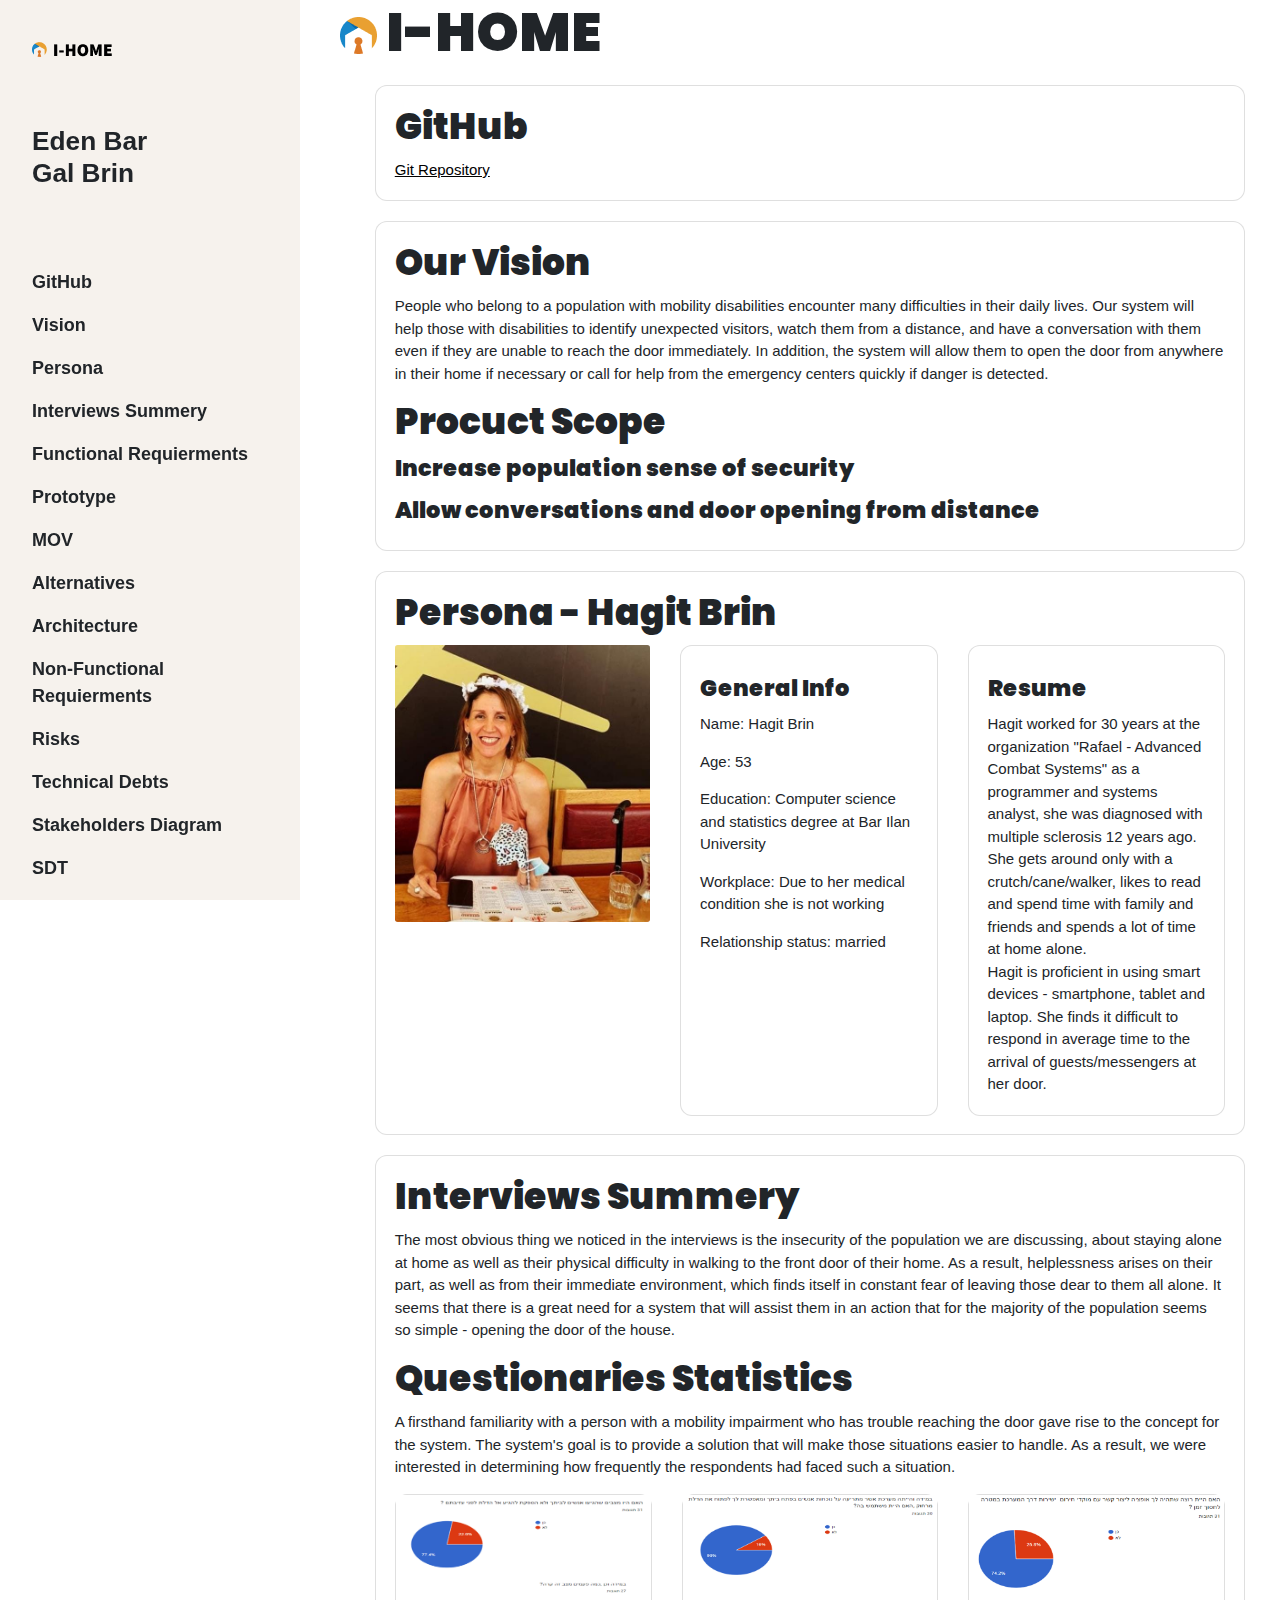
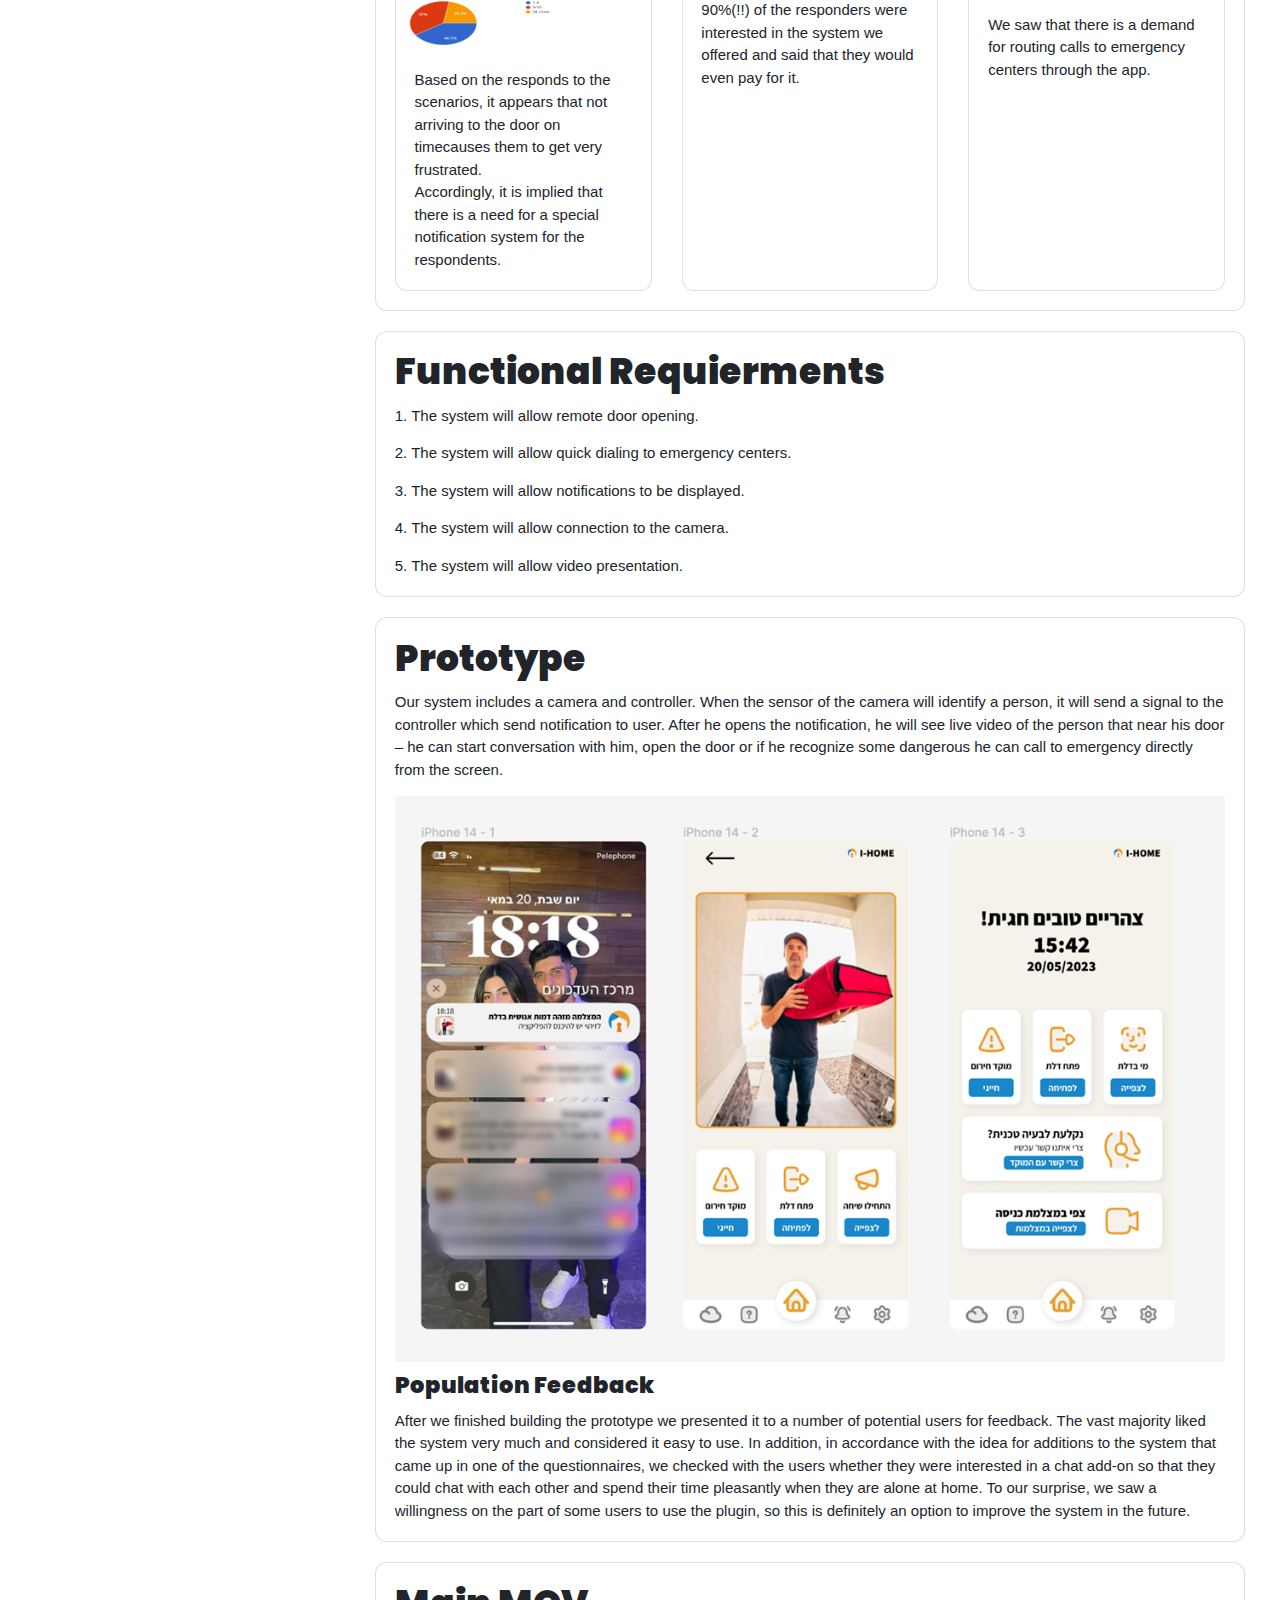
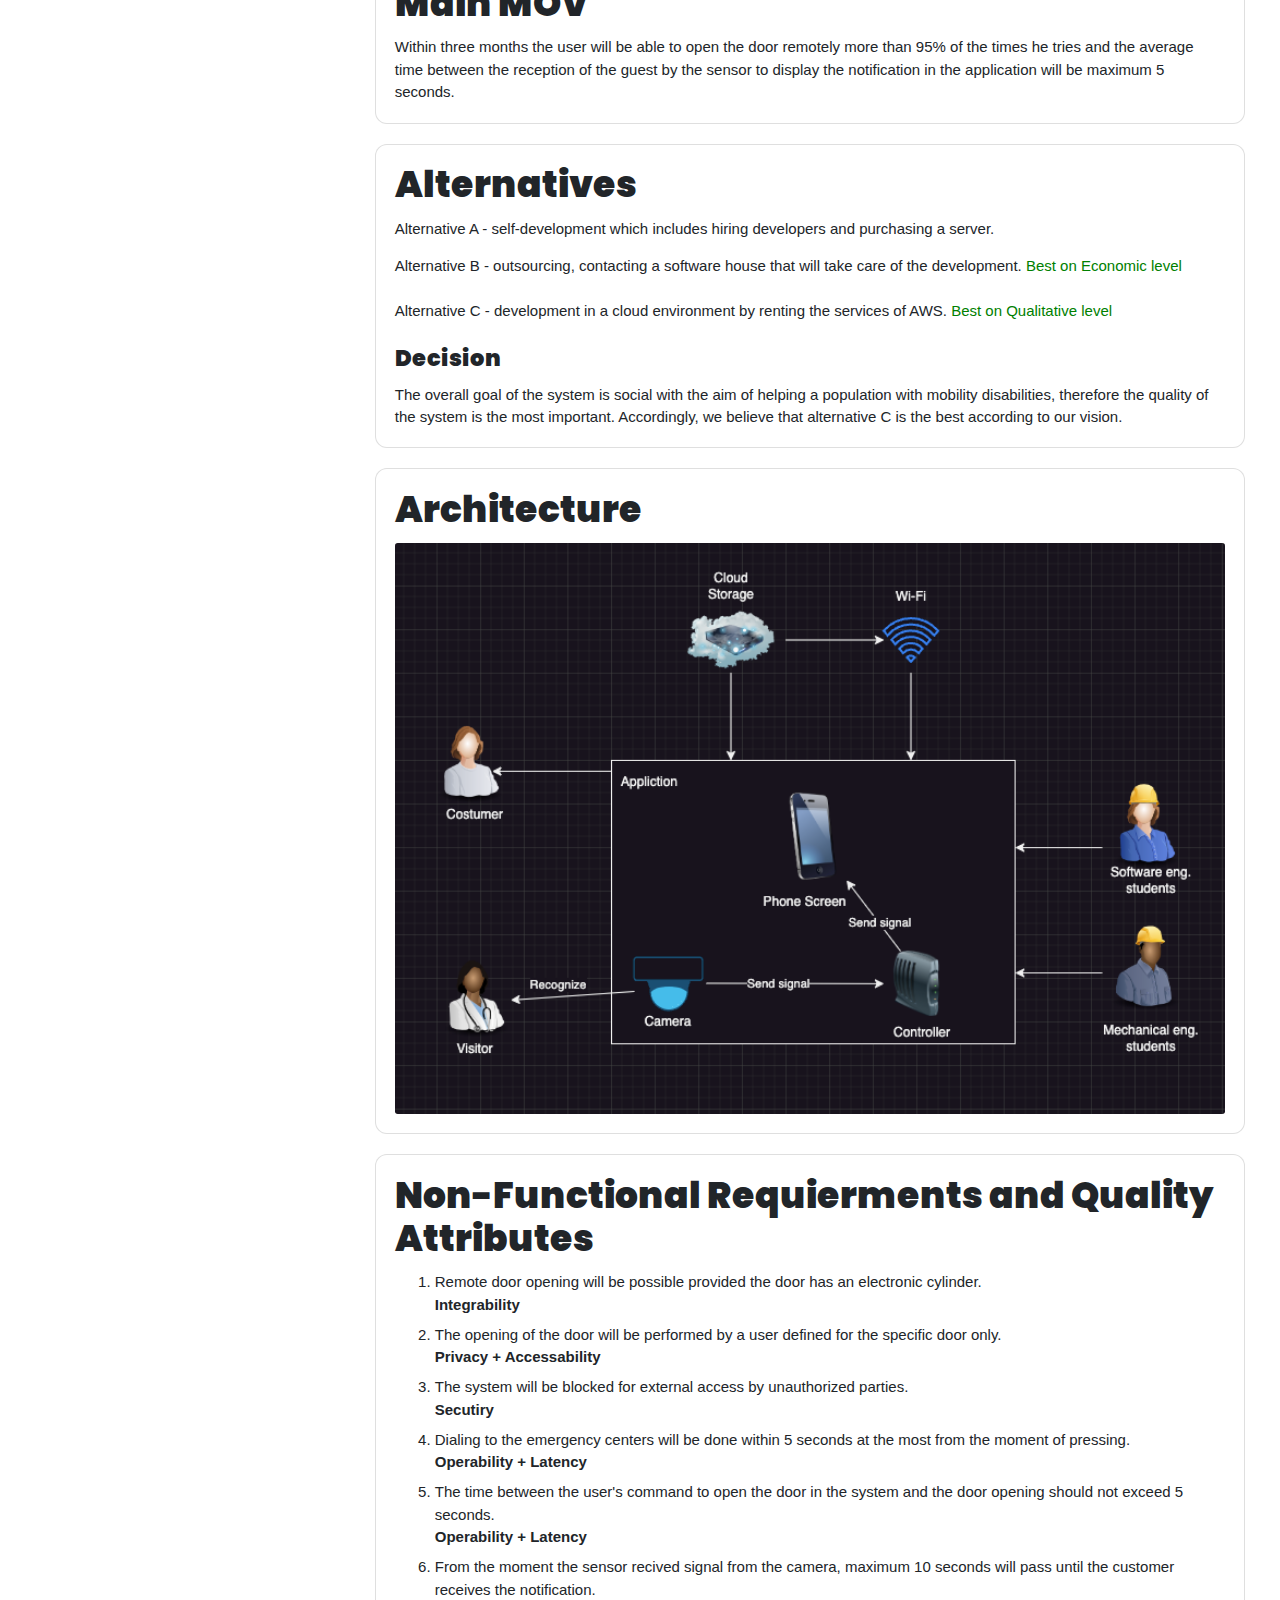
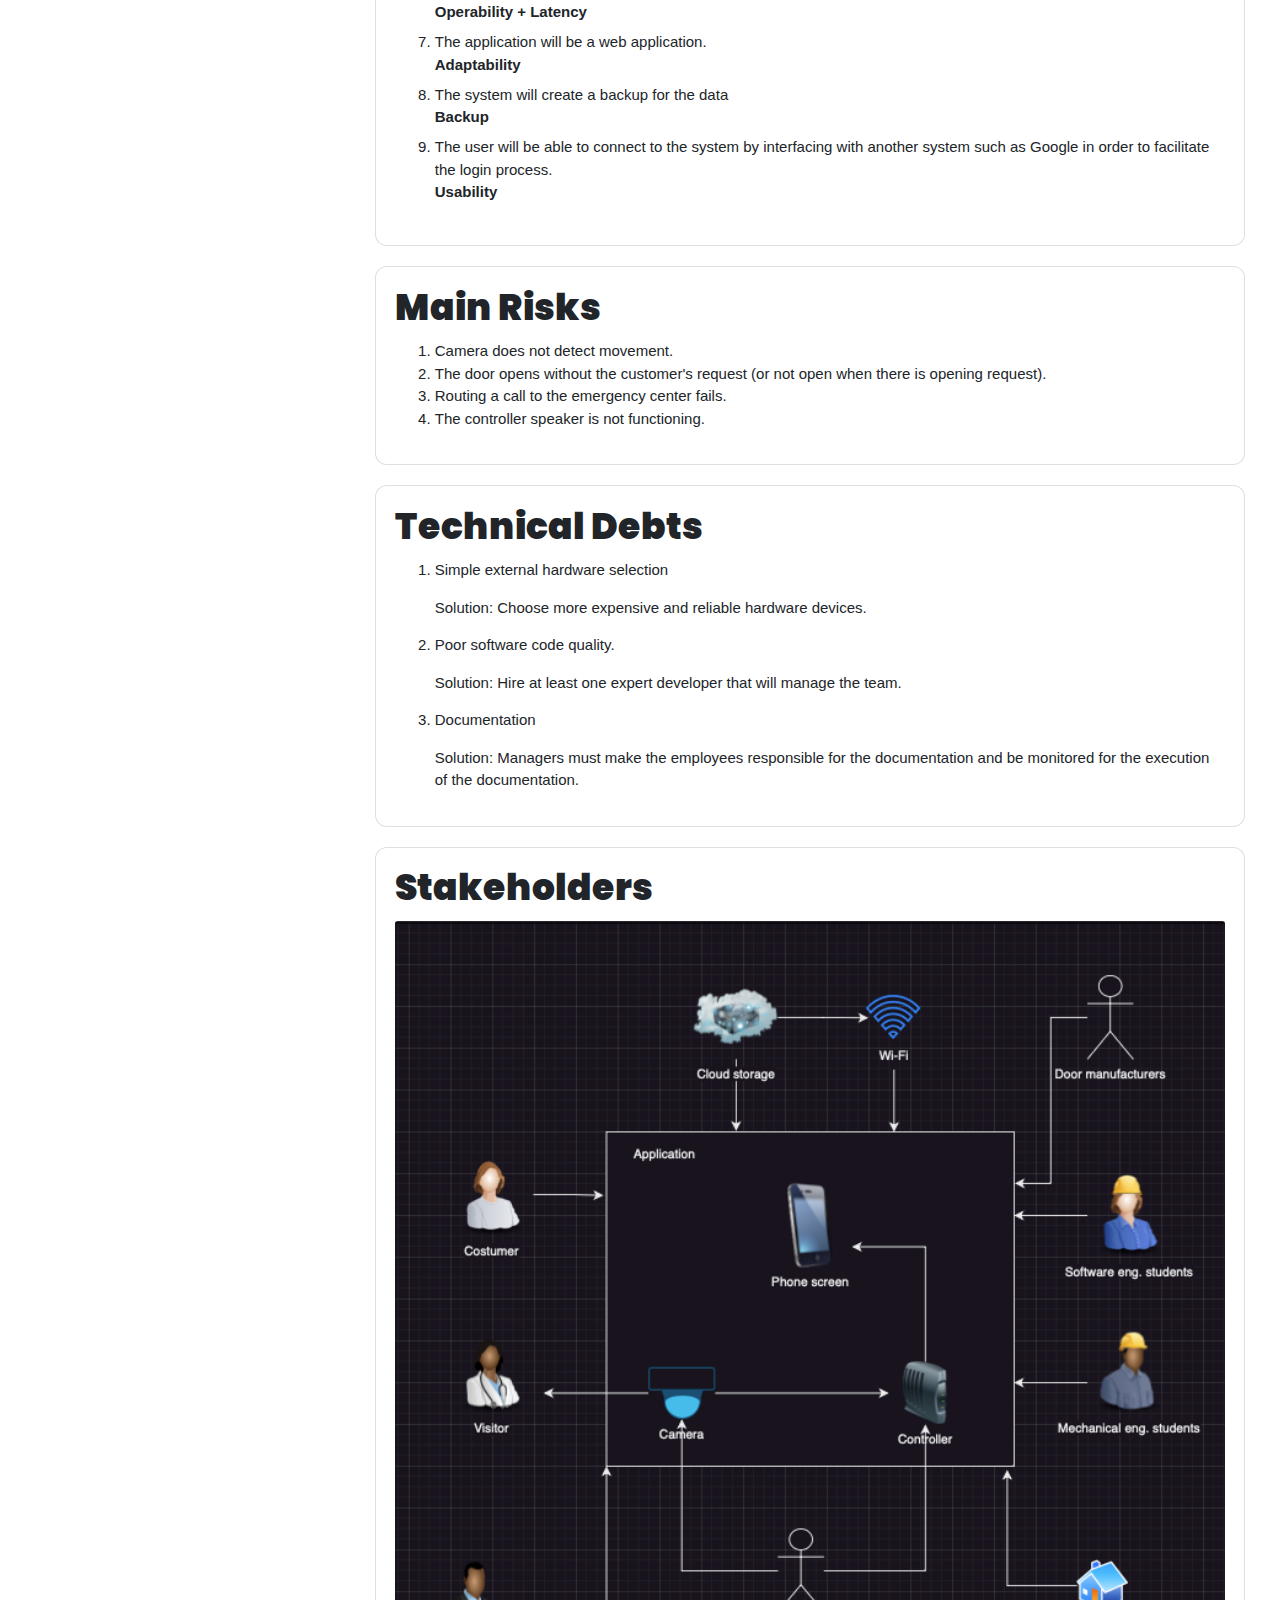
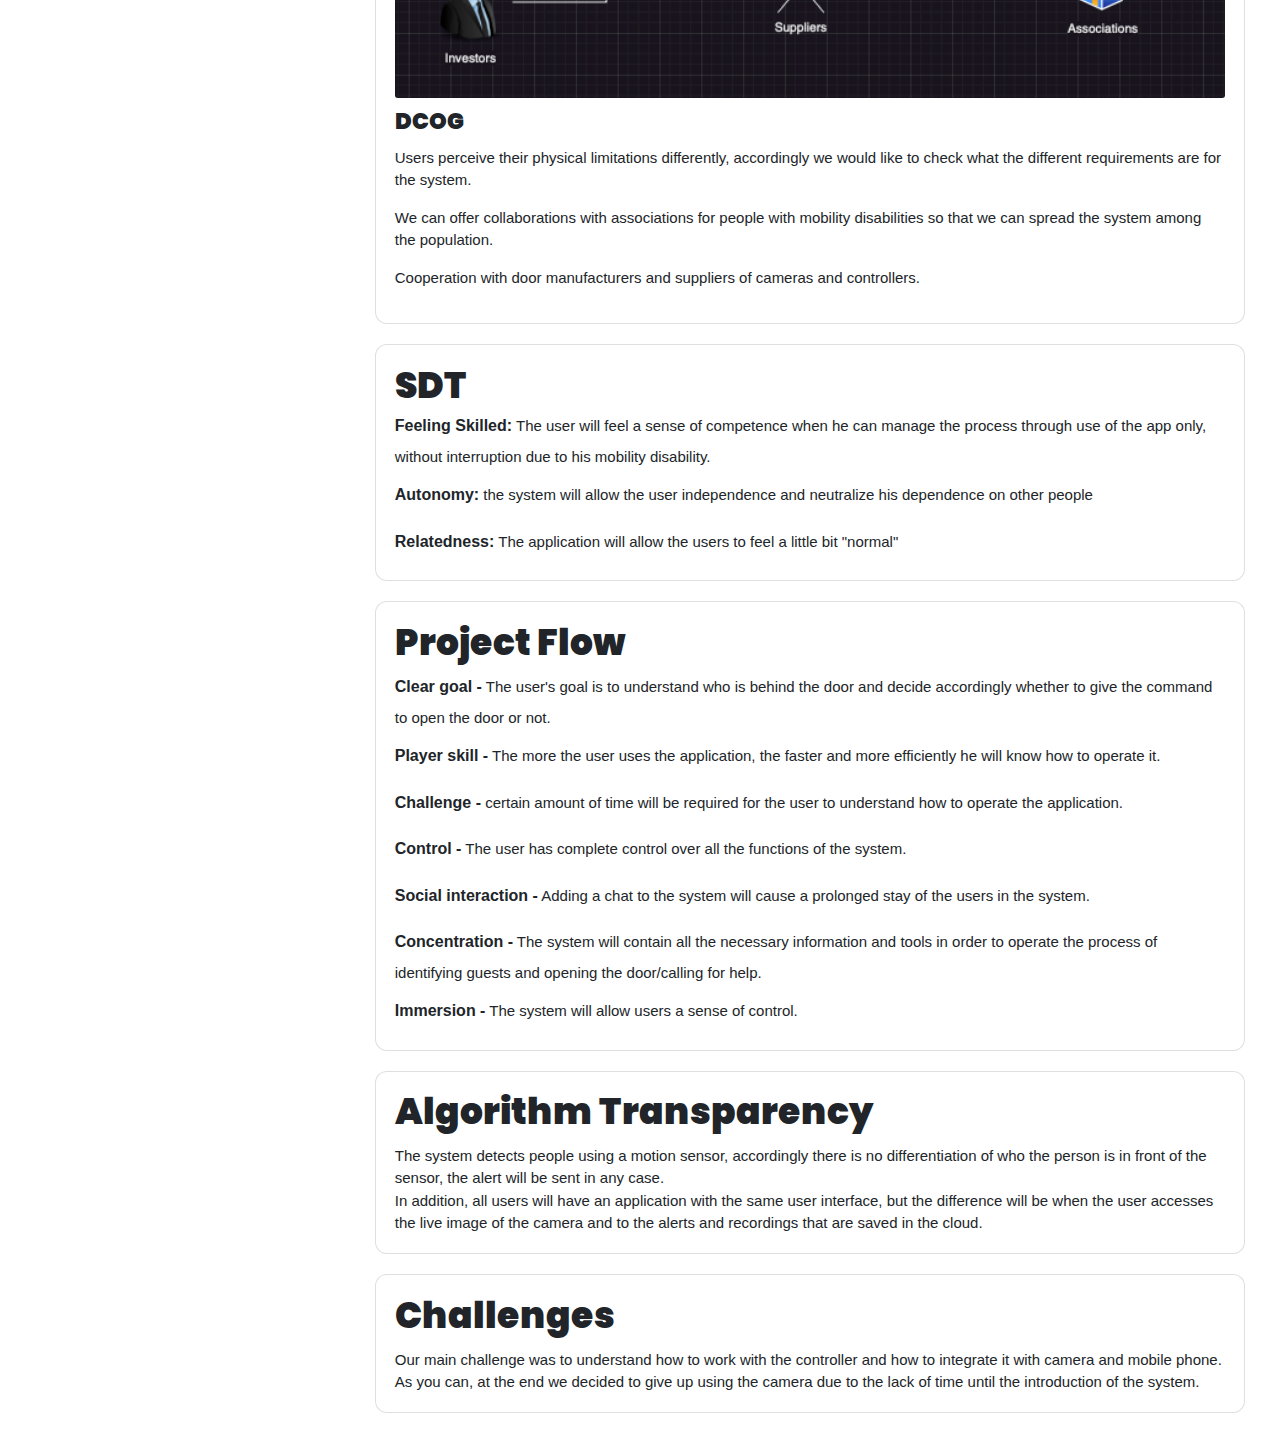
<file: index.html>
<!DOCTYPE html>
<html lang="en">

<head>
  <meta charset="UTF-8">
  <meta http-equiv="X-UA-Compatible" content="IE=edge">
  <meta name="viewport" content="width=device-width, initial-scale=1.0">
  <title>Requierment engineering</title>
  <link rel="stylesheet" href="https://www.w3schools.com/w3css/4/w3.css">
  <link rel="stylesheet" href="https://stackpath.bootstrapcdn.com/bootstrap/4.5.0/css/bootstrap.min.css">
  <link rel="stylesheet" href="https://fonts.googleapis.com/css?family=Poppins">
  <link rel="stylesheet" href="styles.css">
</head>

<body>
  <nav class="w3-sidebar w3-collapse w3-top w3-large w3-padding" style="z-index:3;width:300px;font-weight:bold;" id="mySidebar"><br>
    <a href="javascript:void(0)" onclick="w3_close()" class="w3-button w3-hide-large w3-display-topleft" style="width:100%;font-size:22px">Close Menu</a>
    <div class="w3-container">
      <a href="#"><img src="logo.png"></a> 
      <h3 class="w3-padding-64"><b>Eden Bar <br> Gal Brin</b></h3>
    </div>
    <div class="w3-bar-block">
      <a href="#git" onclick="w3_close()" class="w3-bar-item w3-button w3-hover-white">GitHub</a> 
      <a href="#introduction" onclick="w3_close()" class="w3-bar-item w3-button w3-hover-white">Vision</a> 
      <a href="#persona" onclick="w3_close()" class="w3-bar-item w3-button w3-hover-white">Persona</a> 
      <a href="#interview-questions" onclick="w3_close()" class="w3-bar-item w3-button w3-hover-white">Interviews Summery</a> 
      <a href="#functional-requirements" onclick="w3_close()" class="w3-bar-item w3-button w3-hover-white">Functional Requierments</a>
      <a href="#prototype" onclick="w3_close()" class="w3-bar-item w3-button w3-hover-white">Prototype</a>
      <a href="#MOV" onclick="w3_close()" class="w3-bar-item w3-button w3-hover-white">MOV</a>
      <a href="#alternatives" onclick="w3_close()" class="w3-bar-item w3-button w3-hover-white">Alternatives</a> 
      <a href="#architecture" onclick="w3_close()" class="w3-bar-item w3-button w3-hover-white">Architecture</a>
      <a href="#non-functional-requierments" onclick="w3_close()" class="w3-bar-item w3-button w3-hover-white">Non-Functional Requierments</a>
      <a href="#risks" onclick="w3_close()" class="w3-bar-item w3-button w3-hover-white">Risks</a>
      <a href="#technical-debts" onclick="w3_close()" class="w3-bar-item w3-button w3-hover-white">Technical Debts</a>
      <a href="#stakeholders" onclick="w3_close()" class="w3-bar-item w3-button w3-hover-white">Stakeholders Diagram</a>
      <a href="#sdt" onclick="w3_close()" class="w3-bar-item w3-button w3-hover-white">SDT</a>
      <a href="#flow" onclick="w3_close()" class="w3-bar-item w3-button w3-hover-white">Project Flow</a>
      <a href="#alg" onclick="w3_close()" class="w3-bar-item w3-button w3-hover-white">Algorithm Transparency</a>
      <a href="#challenges" onclick="w3_close()" class="w3-bar-item w3-button w3-hover-white">Challenges</a>
    </div>
  </nav>

<div class="w3-main" id="page-content" style="margin-left: 340px; margin-right: 40px;">
  <h1 style="font-family: Poppins; font-weight: 900; font-size: 54px;"><img src="only_logo.png"> I-HOME</h1>
  <div class="container" id="git">
    <div class="card" id="git-card">
      <div class="card-body">
        <h2 class="card-title">GitHub</h2>
        <a href="https://github.com/EdenBar01/Requierment-Engineering-Project" style="text-decoration: none; color: black; text-decoration: underline;">Git Repository</a>
      </div>
    </div>
   </div>
  <div class="container" id="introduction">
  <div class="card" id="introduction-card">
   <div class="card-body">
    <h2 class="card-title">Our Vision</h2>
    <p class="card-text">
     People who belong to a population with 
     mobility disabilities encounter many difficulties in their daily lives.
     Our system will help those with disabilities to identify unexpected visitors, 
     watch them from a distance, and have a conversation with them even if they are 
     unable to reach the door immediately. In addition, the system will allow them to open 
     the door from anywhere in their home if necessary or call for help from the emergency centers 
     quickly if danger is detected.
    </p>
    <h2 class="card-title">Procuct Scope</h2>
    <h4>Increase population sense of security</h4>
    <p class="card-text">

    </p>
    <h4>Allow conversations and door opening from distance</h4>
    <p class="card-text">

    </p>
   </div>
  </div>
 </div>
 <div class="container" id="persona">
  <div class="card" id="persona-card">
   <div class="card-body">
    <h2 class="card-title">Persona - Hagit Brin</h2>
    <div class="card-deck" id="persona-cards">
     <div class="card" id="persona-card-img">
      <img class="card-img" src="WhatsApp Image 2023-06-20 at 10.23.31.png" alt="">
     </div>
     <div class="card" id="persona-card-info">
      <div class="card-body">
        <h4 class="card-title">General Info</h4>
        <p class="card-text">Name: Hagit Brin</p>
        <p class="card-text">Age: 53</p>
        <p class="card-text">Education: Computer science and statistics degree at Bar Ilan University</p>
        <p class="card-text">Workplace: Due to her medical condition she is not working</p>
        <p class="card-text">Relationship status: married</p>
      </div>
     </div>
     <div class="card" id="persona-card-info">
      <div class="card-body">
        <h4 class="card-title">Resume</h4>
        <p class="card-text">
          Hagit worked for 30 years at the organization 
          "Rafael - Advanced Combat Systems" as a programmer and systems analyst, 
          she was diagnosed with multiple sclerosis 12 years ago.<br>
          She gets around only with a crutch/cane/walker, likes to read and spend 
          time with family and friends and spends a lot of time at home alone.<br>
          Hagit is proficient in using smart devices - smartphone, tablet and laptop. 
          She finds it difficult to respond in average time to the arrival of guests/messengers at her door.
        </p>
      </div>
     </div>
    </div>
   </div>
  </div>
 </div>
 <div class="container" id="interview-questions">
  <div class="card" id="interview-questions-card">
    <div class="card-body">
      <h2 class="card-title">Interviews Summery</h2>
      <p class="card-text">The most obvious thing we noticed in the interviews is the insecurity of the population we are discussing, about staying alone at home as well as their physical difficulty in walking to the front door of their home. 
        As a result, helplessness arises on their part, as well as from their immediate environment, which finds itself in constant fear of leaving those dear to them all alone. It seems that there is a great need for a system that will assist them in an action that for the majority of the population seems so simple - opening the door of the house.
        </p>
      <h2 class="card-title">Questionaries Statistics</h2>
      <p class="card-text">A firsthand familiarity with a person with a mobility impairment who has trouble reaching the door gave rise to the concept for the system. The system's goal is to provide a solution that will make those situations easier to handle. As a result, we were interested in determining how frequently the respondents had faced such a situation.</p>
      <div class="card-deck" id="statistics">
        <div class="card" id="statistics-card">
          <img class="card-img-top" src="1statistic.png" alt="Card image">
          <div class="card-body">
            <p class="card-text">
              Based on the responds to the scenarios, it appears that not arriving to the door on timecauses them to get very frustrated.<br>
              Accordingly, it is implied that there is a need for a special notification system for the respondents.
            </p>
          </div>
        </div>
        <div class="card" id="statistics-card">
          <img class="card-img-top" src="image1.png" alt="Card image">
          <div class="card-body">
            <p class="card-text">90%(!!) of the responders were interested in the system we offered and said that they would even pay for it.</p>
          </div>
        </div>
        <div class="card" id="statistics-card">
          <img class="card-img-top" src="image9.png" alt="Card image">
          <div class="card-body">
            <p class="card-text">We saw that there is a demand for routing calls to emergency centers through the app.
            </p>
          </div>
        </div>
      </div>
    </div>
  </div>
 </div>
 <div class="container" id="functional-requirements">
  <div class="card" id="functional-requirements-card">
    <div class="card-body">
      <h2 class="card-title">Functional Requierments</h2>
      <p class="card-text">1. The system will allow remote door opening.</p>
      <p class="card-text">2. The system will allow quick dialing to emergency centers.</p>
      <p class="card-text">3. The system will allow notifications to be displayed.</p>
      <p class="card-text">4. The system will allow connection to the camera.</p>
      <p class="card-text">5. The system will allow video presentation.</p>
    </div>
  </div>
 </div>
 <div class="container" id="prototype">
  <div class="card" id="prototype-card">
    <div class="card-body">
      <h2 class="card-title">Prototype</h2>
      <p class="card-text">
        Our system includes a camera and controller. 
        When the sensor of the camera will identify a person, 
        it will send a signal to the controller which send notification to user. 
        After he opens the notification, he will see live video of the person that near his door – 
        he can start conversation with him, open the door or if he recognize some dangerous he can call to 
        emergency directly from the screen.
      </p>
      <img class="card-img" src="image3.png" alt="Card image">
      <h4 class="card-title">Population Feedback</h4>
      <p class="card-text">
        After we finished building the prototype we presented it to a number of potential users for 
        feedback. The vast majority liked the system very much and considered it easy to use. 
        In addition, in accordance with the idea for additions to the system that came up in one of the 
        questionnaires, we checked with the users whether they were interested in a chat add-on so that 
        they could chat with each other and spend their time pleasantly when they are alone at home. 
        To our surprise, we saw a willingness on the part of some users to use the plugin, so this is 
        definitely an option to improve the system in the future.
      </p>
    </div>
  </div>
 </div>
 <div class="container" id="MOV">
  <div class="card" id="MOV-card">
    <div class="card-body">
      <h2 class="card-title">Main MOV</h2>
      <p class="card-text">Within three months the user will be able to open the door remotely more than 95% 
        of the times he tries and the average time between the reception of the guest by the sensor to 
        display the notification in the application will be maximum 5 seconds.</p>
    </div>
  </div>
 </div>
 <div class="container" id="alternatives">
  <div class="card" id="alternatives-card">
    <div class="card-body">
      <h2 class="card-title">Alternatives</h2>
      <p class="card-text">Alternative A - self-development which includes hiring developers and purchasing a server.</p>
      <p class="card-text">Alternative B - outsourcing, contacting a software house that will take care of the development.
        <label style="color: green;">Best on Economic level</label>
      </p>
      <p class="card-text">Alternative C - development in a cloud environment by renting the services of AWS.
        <label style="color: green;">Best on Qualitative level</label>
      </p>
      <h4 class="card-title">Decision</h4>
      <p class="card-text">The overall goal of the system is social with the aim of helping a population with mobility disabilities, therefore the quality of the system is the most important. Accordingly, we believe that alternative C is the best according to our vision.</p>
    </div>
  </div>
 </div>
 <div class="container" id="architecture">
  <div class="card" id="architecture-card">
    <div class="card-body">
      <h2 class="card-title">Architecture</h2>
      <img class="card-img" src="architecture.png" alt="Card image cap">
    </div>
  </div>
 </div>
 <div class="container" id="non-functional-requierments">
  <div class="card" id="non-functional-requierments-card">
    <div class="card-body">
      <h2 class="card-title">Non-Functional Requierments and Quality Attributes</h2>
      <ol start="1">
        <li>Remote door opening will be possible provided the door has an electronic cylinder.<br><label style="font-weight: 900;">Integrability</label></li>
        <li>The opening of the door will be performed by a user defined for the specific door only.<br><label style="font-weight: 900;">Privacy + Accessability</label></li>
        <li>The system will be blocked for external access by unauthorized parties.<br><label style="font-weight: 900;">Secutiry</label></li>
        <li>Dialing to the emergency centers will be done within 5 seconds at the most from the moment of pressing.<br><label style="font-weight: 900;">Operability + Latency</label></li>
        <li>The time between the user's command to open the door in the system and the door opening should not exceed 5 seconds.<br><label style="font-weight: 900;">Operability + Latency</label></li>
        <li>From the moment the sensor recived signal from the camera, maximum 10 seconds will pass until the customer receives the notification.<br><label style="font-weight: 900;">Operability + Latency</label></li>
        <li>The application will be a web application.<br><label style="font-weight: 900;">Adaptability</label></li>
        <li>The system will create a backup for the data<br><label style="font-weight: 900;">Backup</label></li>
        <li>The user will be able to connect to the system by interfacing with another system such as Google in order to facilitate the login process.<br><label style="font-weight: 900;">Usability</label></li>
      </ol>
    </div>
  </div>
 </div>
 <div class="container" id="risks">
  <div class="card" id="risks-card">
    <div class="card-body">
      <h2 class="card-title">Main Risks</h2>
      <ol start="1">
        <li>Camera does not detect movement.</li>
        <li>The door opens without the customer's request (or not open when there is opening request).</li>
        <li>Routing a call to the emergency center fails.</li>
        <li>The controller speaker is not functioning.</li>
      </ol>
    </div>
 </div>
  </div>
<div class="container" id="technical-debts">
  <div class="card" id="technical-debts-card">
    <div class="card-body">
      <h2 class="card-title">Technical Debts</h2>
      <ol start="1">
        <li>
          <p>Simple external hardware selection</p>
          <p>Solution: Choose more expensive and reliable hardware devices.</p>
        </li>
        <li>
          <p>Poor software code quality.</p>
          <p>Solution: Hire at least one expert developer that will manage the team.
          </p>
        </li>
        <li>
          <p>Documentation</p>
          <p>Solution:  Managers must make the employees responsible for the documentation and be monitored for the execution of the documentation.</p>
        </li>
      </ol>
    </div>
  </div>
</div>
<div class="container" id="stakeholders">
  <div class="card" id="stakeholders-card">
    <div class="card-body">
      <h2 class="card-title">Stakeholders</h2>
      <img class="card-img" src="stakeholders.png" alt="">
      <br>
      <h4 class="card-title">DCOG</h4>
      <p class="card-text">Users perceive their physical limitations differently, 
        accordingly we would like to check what the different requirements are for the system.</p>
      <p>We can offer collaborations with associations for people with mobility disabilities 
          so that we can spread the system among the population.</p>
      <p>Cooperation with door manufacturers and suppliers of cameras and controllers.</p>
    </div>
  </div>
</div>
<div class="container" id="sdt">
  <div class="card" id="sdt-card">
    <div class="card-body">
      <h2 class="catd-title">SDT</h2>
      <p class="card-text"><label style="font-size: 16px; font-weight: 900;">Feeling Skilled: </label>
        The user will feel a sense of competence when he can manage the process through use of the app only, 
        without interruption due to his mobility disability.</p>
        <p class="card-text"><label style="font-size: 16px; font-weight: 900;">Autonomy: </label>
          the system will allow the user independence and neutralize his dependence on other people</p>
          <p class="card-text"><label style="font-size: 16px; font-weight: 900;">Relatedness: </label>
            The application will allow the users to feel a little bit "normal"</p>
    </div>
  </div>
</div>
<div class="container" id="flow">
  <div class="card" id="flow-card">
    <div class="card-body">
      <h2 class="card-title">Project Flow</h2>
      <p class="card-text"><label style="font-size: 16px; font-weight: 900;">Clear goal - </label>
        The user's goal is to understand who is behind the door and decide accordingly whether to give 
        the command to open the door or not.
      </p>
      <p class="card-text"><label style="font-size: 16px; font-weight: 900;">Player skill - </label>
        The more the user uses the application, the faster and more efficiently he will know how to operate it.
      </p>  
      <p class="card-text"><label style="font-size: 16px; font-weight: 900;">Challenge - </label>
        certain amount of time will be required for the user to understand how to operate the application.
      </p>  
      <p class="card-text"><label style="font-size: 16px; font-weight: 900;">Control - </label>
        The user has complete control over all the functions of the system.
      </p>  
      <p class="card-text"><label style="font-size: 16px; font-weight: 900;">Social interaction - </label>
        Adding a chat to the system will cause a prolonged stay of the users in the system.
      </p>  
      <p class="card-text"><label style="font-size: 16px; font-weight: 900;">Concentration - </label>
        The system will contain all the necessary information and tools in order to operate the process 
        of identifying guests and opening the door/calling for help.
      </p>   
      <p class="card-text"><label style="font-size: 16px; font-weight: 900;">Immersion - </label>
        The system will allow users a sense of control.
      </p>  
    </div>
  </div>
</div>
<div class="container" id="alg">
  <div class="card" id="alg-card">
    <div class="card-body">
      <h2 class="card-title">Algorithm Transparency</h2>
      <p class="card-text">The system detects people using a motion sensor, 
        accordingly there is no differentiation of who the person is in front of the sensor, 
        the alert will be sent in any case.<br>
        In addition, all users will have an application with the same user interface, 
        but the difference will be when the user accesses the live image of the camera and to 
        the alerts and recordings that are saved in the cloud.
      </p>
    </div>
  </div>
</div>
<div class="container" id="challenges">
  <div class="card" id="challenges-card">
    <div class="card-body">
      <h2 class="card-title">Challenges</h2>
      <p class="card-text">Our main challenge was to understand how to work with the controller and 
        how to integrate it with camera and mobile phone.<br>
        As you can, at the end we decided to give up using the camera 
        due to the lack of time until the introduction of the system. 
      </p>
    </div>
  </div>
</div>
</div>

</body>
</file>
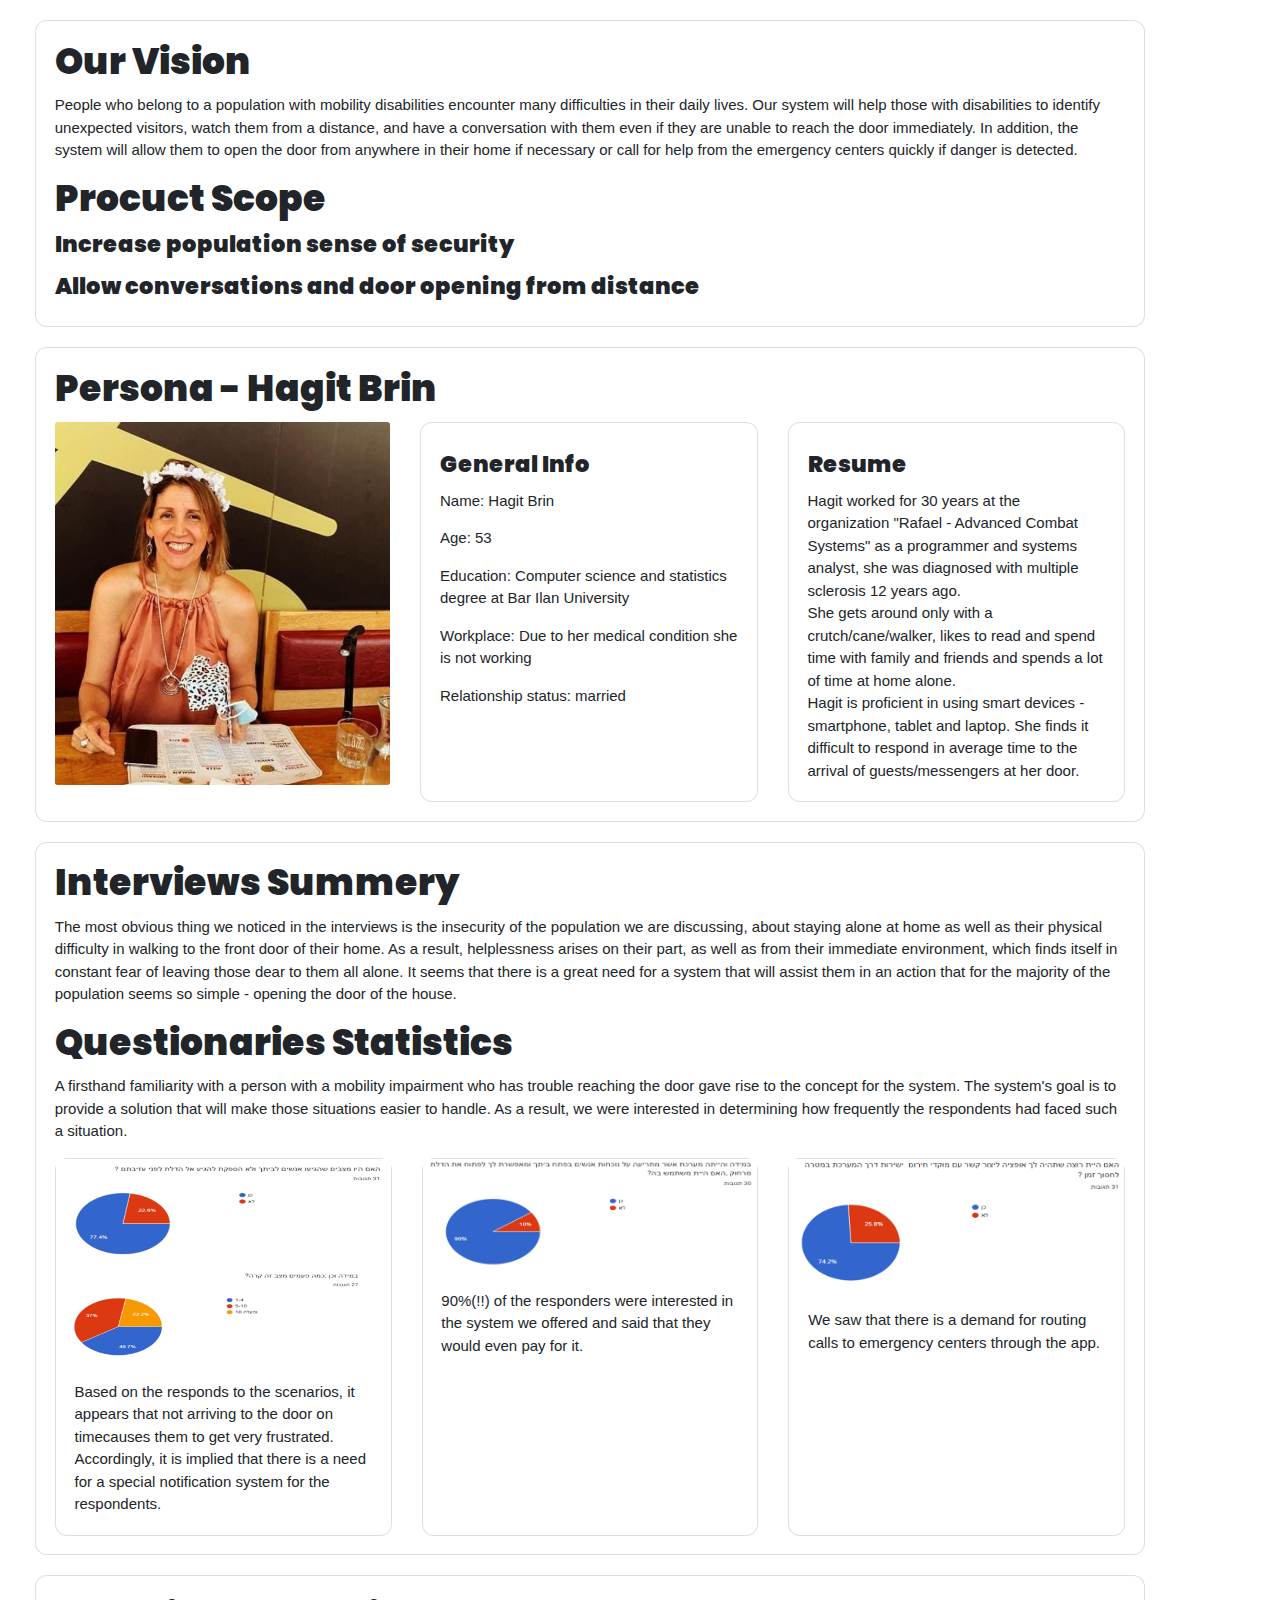
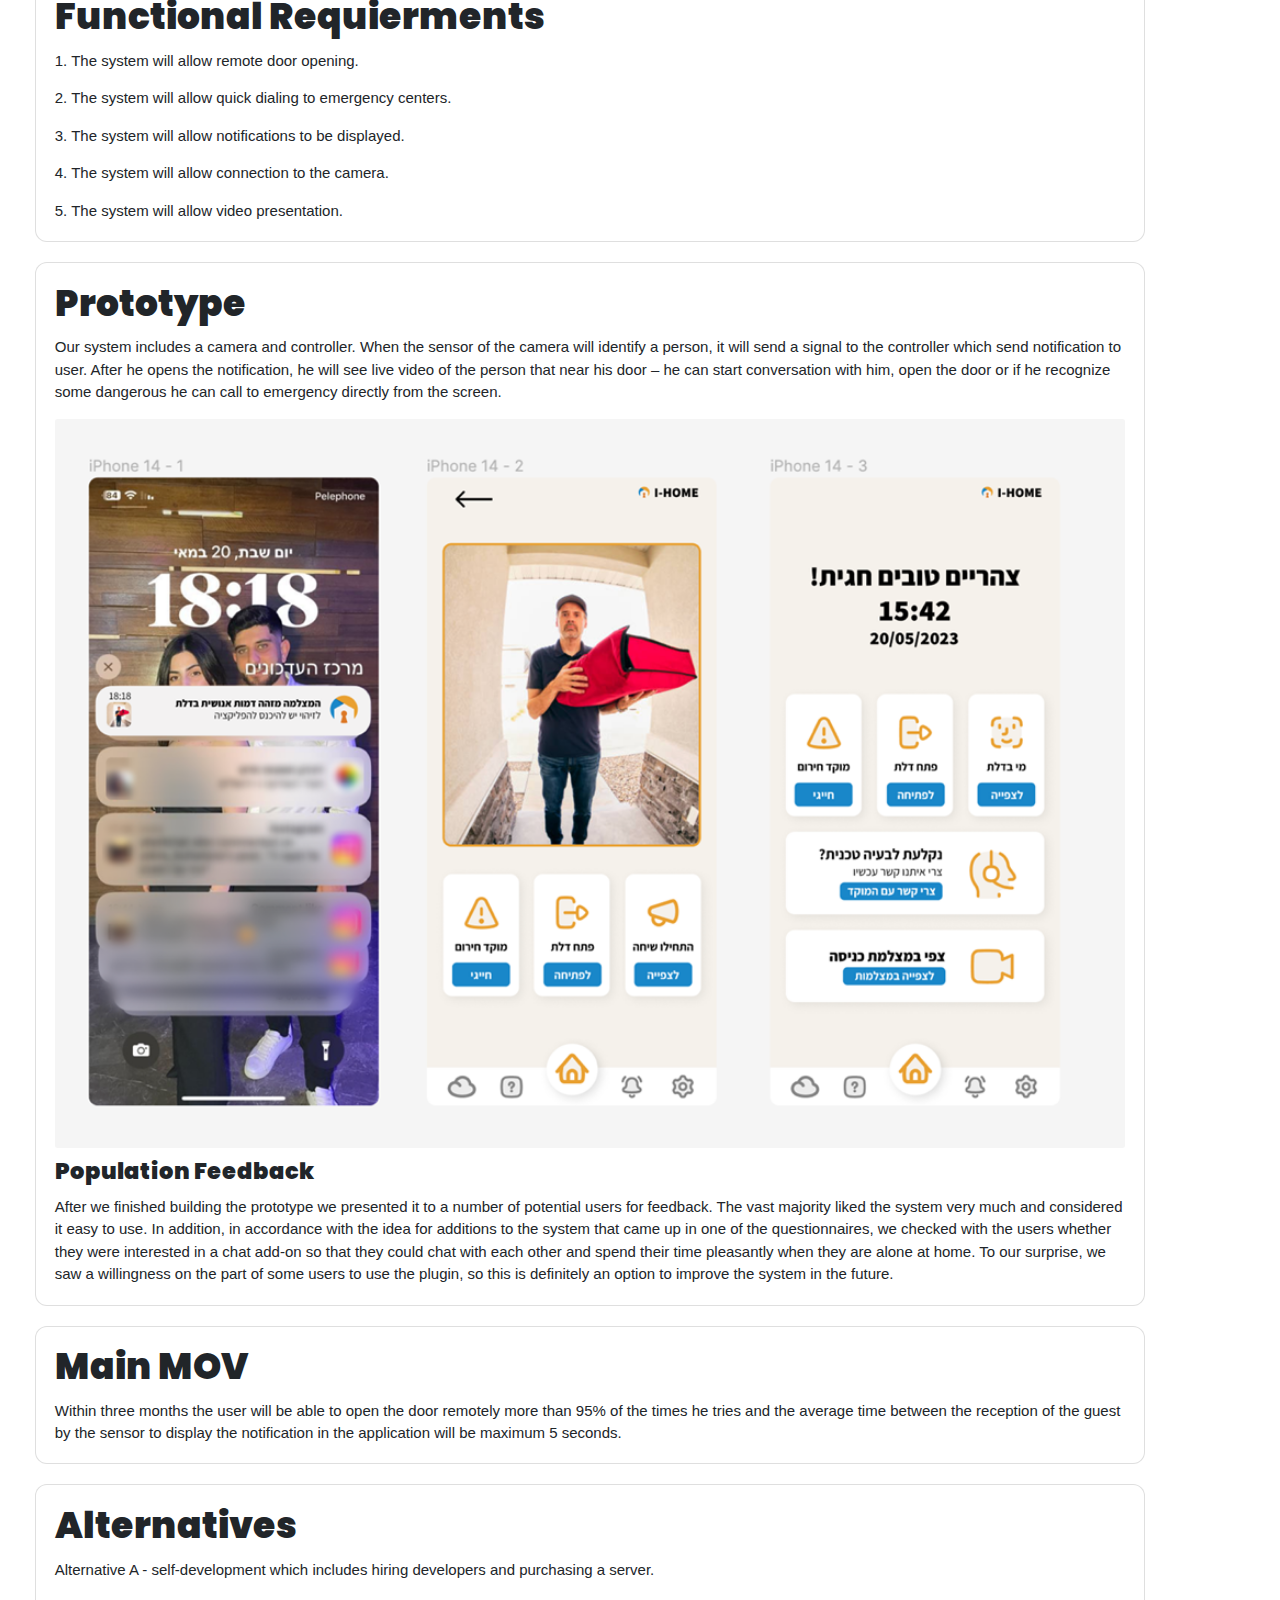
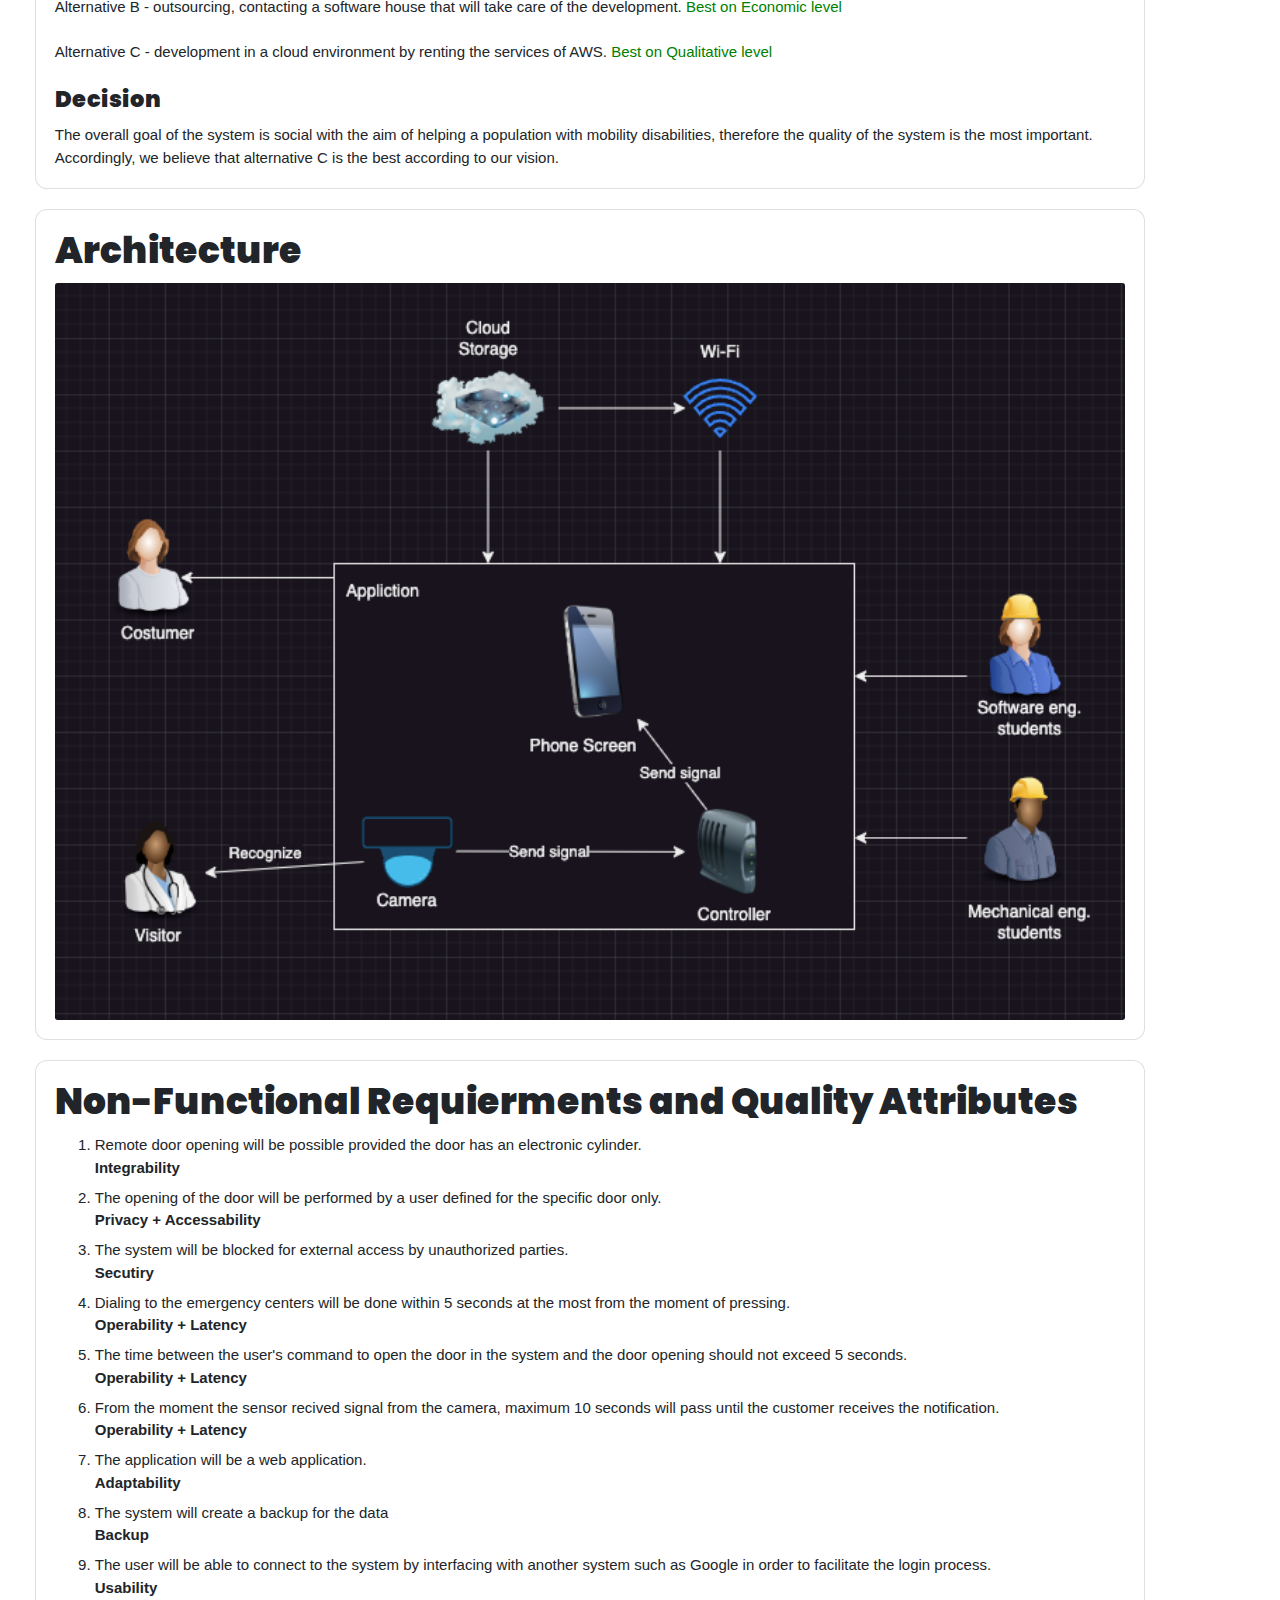
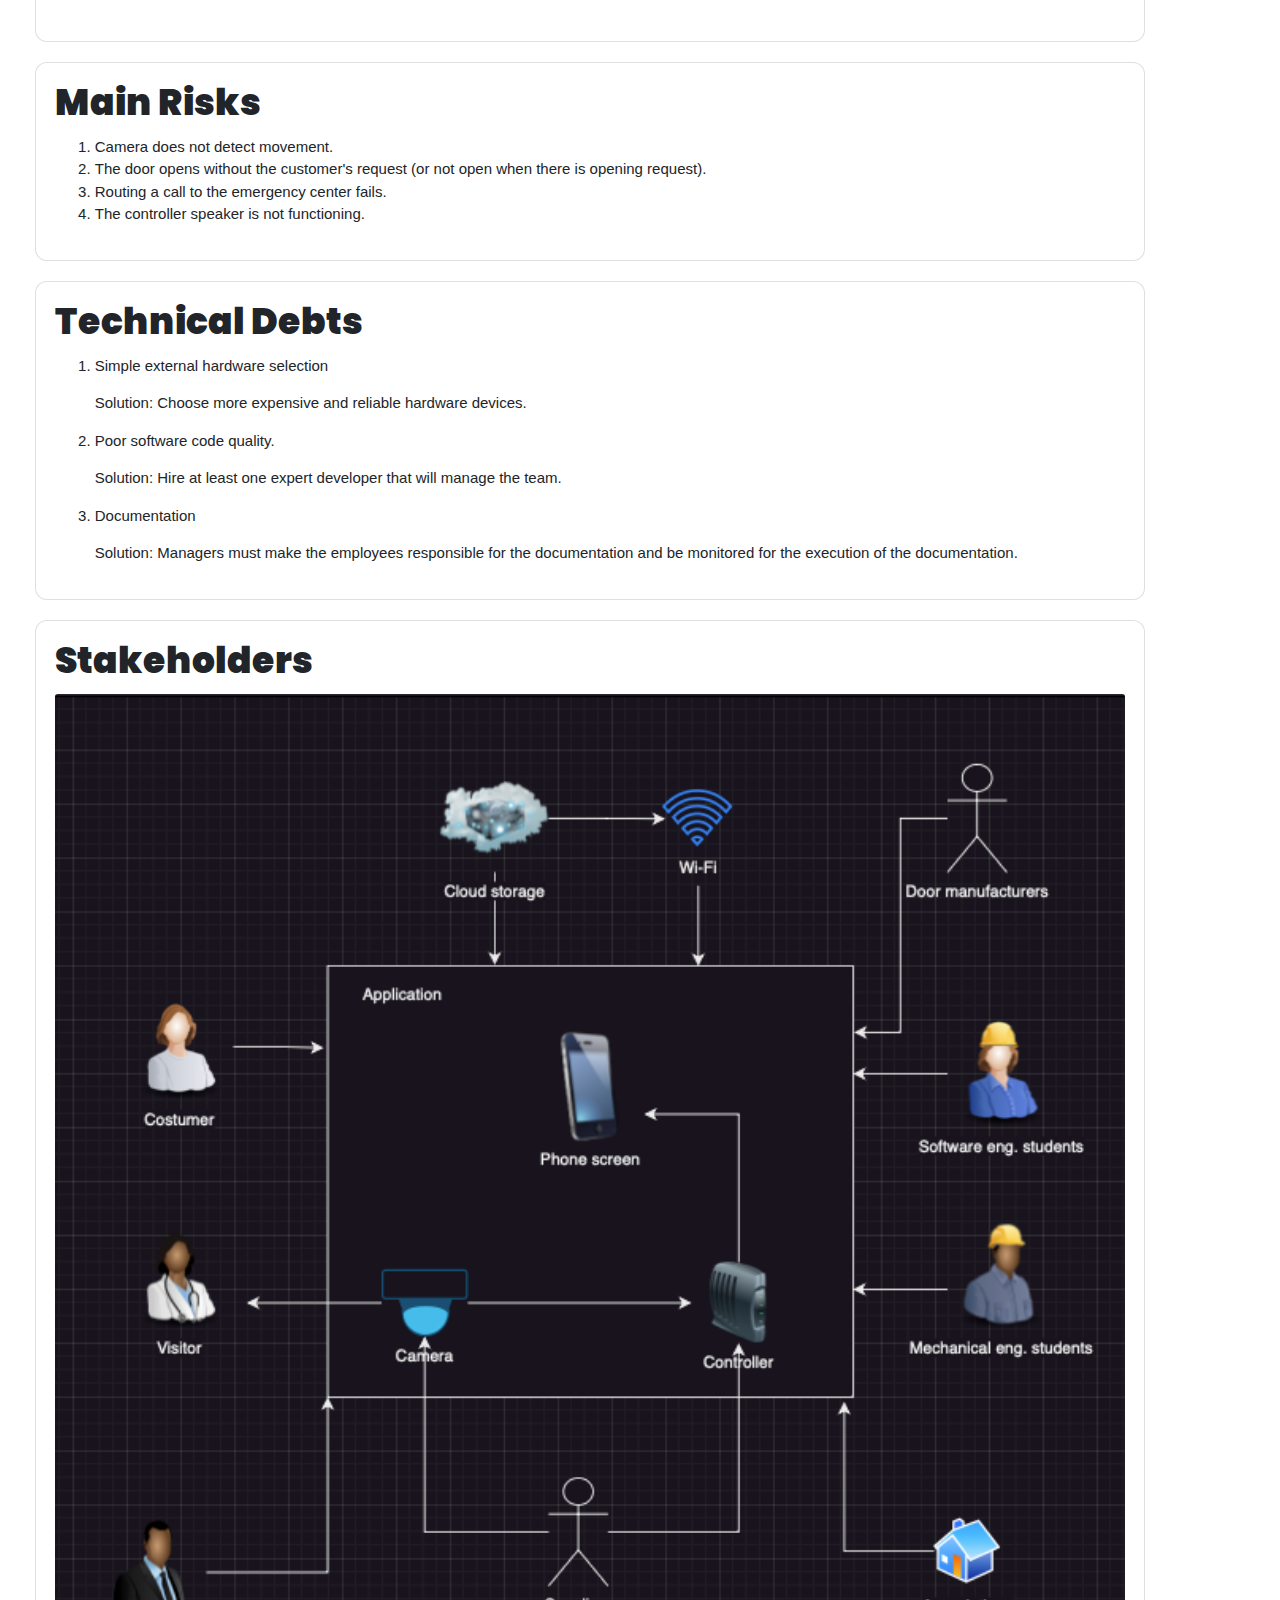
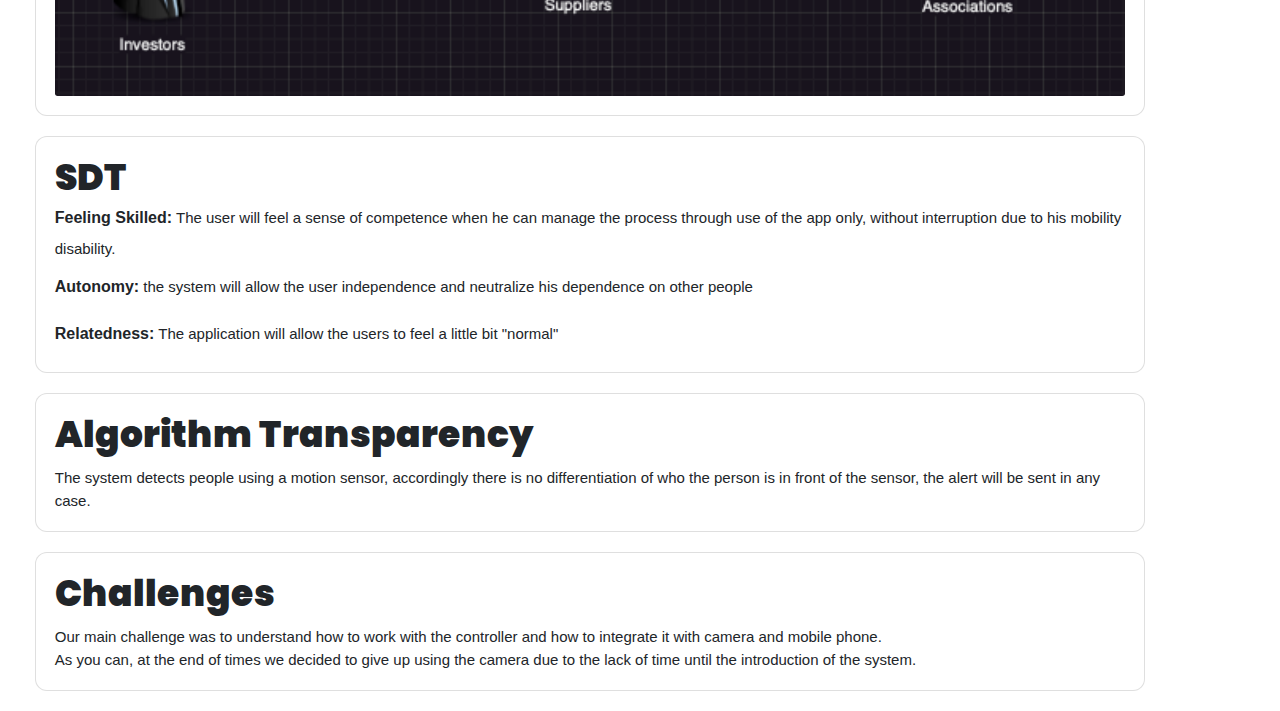
<file: presentation.html>
<!DOCTYPE html>
<html lang="en">

<head>
  <meta charset="UTF-8">
  <meta http-equiv="X-UA-Compatible" content="IE=edge">
  <meta name="viewport" content="width=device-width, initial-scale=1.0">
  <title>Requierment engineering</title>
  <link rel="stylesheet" href="https://www.w3schools.com/w3css/4/w3.css">
  <link rel="stylesheet" href="https://stackpath.bootstrapcdn.com/bootstrap/4.5.0/css/bootstrap.min.css">
  <link rel="stylesheet" href="styles.css">
</head>

<body>
  <!-- <nav class="w3-sidebar w3-red w3-collapse w3-top w3-large w3-padding" style="z-index:3;width:300px;font-weight:bold;" id="mySidebar"><br>
    <a href="javascript:void(0)" onclick="w3_close()" class="w3-button w3-hide-large w3-display-topleft" style="width:100%;font-size:22px">Close Menu</a>
    <div class="w3-container">
      <h3 class="w3-padding-64"><b>Eran Jehassy <br> Din Salman</b></h3>
    </div>
    <div class="w3-bar-block">
      <a href="#" onclick="w3_close()" class="w3-bar-item w3-button w3-hover-white">Home</a> 
      <a href="#github" onclick="w3_close()" class="w3-bar-item w3-button w3-hover-white">GitHub</a> 
      <a href="#technologies" onclick="w3_close()" class="w3-bar-item w3-button w3-hover-white">Technologies</a> 
      <a href="#performance" onclick="w3_close()" class="w3-bar-item w3-button w3-hover-white">Performance</a> 
      <a href="#inverted-index" onclick="w3_close()" class="w3-bar-item w3-button w3-hover-white">Inverted Index</a>
      <a href="#tf-idf" onclick="w3_close()" class="w3-bar-item w3-button w3-hover-white">tf-idf</a>
      <a href="#query-expansion" onclick="w3_close()" class="w3-bar-item w3-button w3-hover-white">Query Expansion</a>
      <a href="#hubs-authorities" onclick="w3_close()" class="w3-bar-item w3-button w3-hover-white">Hubs And Authorities</a> 
      <a href="#page-rank" onclick="w3_close()" class="w3-bar-item w3-button w3-hover-white">Page Rank</a>
      <a href="#relevance-feedback" onclick="w3_close()" class="w3-bar-item w3-button w3-hover-white">Relevance Feedback</a>
      <a href="#challenges" onclick="w3_close()" class="w3-bar-item w3-button w3-hover-white">Challenges</a>
    </div>
  </nav> -->
 <div id="sidebar">
  <ul class="nav">
    <li>
      <a href="#">

      </a>
    </li>
    <li>
      <a href="#">

      </a>
    </li>
    <li>
      <a href="#">

      </a>
    </li>
    <li>
      <a href="#">

      </a>
    </li>
    <li>
      <a href="#">

      </a>
    </li>
    <li>
      <a href="#">

    </li>
    <li>
      <a href="#">

      </a>
    </li>
  </ul>
</div>
<div id="page-content">
 <div class="container" id="introduction">
  <div class="card" id="introduction-card">
   <div class="card-body">
    <h2 class="card-title">Our Vision</h2>
    <p class="card-text">
     People who belong to a population with 
     mobility disabilities encounter many difficulties in their daily lives.
     Our system will help those with disabilities to identify unexpected visitors, 
     watch them from a distance, and have a conversation with them even if they are 
     unable to reach the door immediately. In addition, the system will allow them to open 
     the door from anywhere in their home if necessary or call for help from the emergency centers 
     quickly if danger is detected.
    </p>
    <h2 class="card-title">Procuct Scope</h2>
    <h4>Increase population sense of security</h4>
    <p class="card-text">

    </p>
    <h4>Allow conversations and door opening from distance</h4>
    <p class="card-text">

    </p>
   </div>
  </div>
 </div>
 <div class="container" id="persona">
  <div class="card" id="persona-card">
   <div class="card-body">
    <h2 class="card-title">Persona - Hagit Brin</h2>
    <div class="card-deck" id="persona-cards">
     <div class="card" id="persona-card-img">
      <img class="card-img" src="WhatsApp Image 2023-06-20 at 10.23.31.png" alt="">
     </div>
     <div class="card" id="persona-card-info">
      <div class="card-body">
        <h4 class="card-title">General Info</h4>
        <p class="card-text">Name: Hagit Brin</p>
        <p class="card-text">Age: 53</p>
        <p class="card-text">Education: Computer science and statistics degree at Bar Ilan University</p>
        <p class="card-text">Workplace: Due to her medical condition she is not working</p>
        <p class="card-text">Relationship status: married</p>
      </div>
     </div>
     <div class="card" id="persona-card-info">
      <div class="card-body">
        <h4 class="card-title">Resume</h4>
        <p class="card-text">
          Hagit worked for 30 years at the organization 
          "Rafael - Advanced Combat Systems" as a programmer and systems analyst, 
          she was diagnosed with multiple sclerosis 12 years ago.<br>
          She gets around only with a crutch/cane/walker, likes to read and spend 
          time with family and friends and spends a lot of time at home alone.<br>
          Hagit is proficient in using smart devices - smartphone, tablet and laptop. 
          She finds it difficult to respond in average time to the arrival of guests/messengers at her door.
        </p>
      </div>
     </div>
    </div>
   </div>
  </div>
 </div>
 <div class="container" id="interview-questions">
  <div class="card" id="interview-questions-card">
    <div class="card-body">
      <h2 class="card-title">Interviews Summery</h2>
      <p class="card-text">The most obvious thing we noticed in the interviews is the insecurity of the population we are discussing, about staying alone at home as well as their physical difficulty in walking to the front door of their home. 
        As a result, helplessness arises on their part, as well as from their immediate environment, which finds itself in constant fear of leaving those dear to them all alone. It seems that there is a great need for a system that will assist them in an action that for the majority of the population seems so simple - opening the door of the house.
        </p>
      <h2 class="card-title">Questionaries Statistics</h2>
      <p class="card-text">A firsthand familiarity with a person with a mobility impairment who has trouble reaching the door gave rise to the concept for the system. The system's goal is to provide a solution that will make those situations easier to handle. As a result, we were interested in determining how frequently the respondents had faced such a situation.</p>
      <div class="card-deck" id="statistics">
        <div class="card" id="statistics-card">
          <img class="card-img-top" src="1statistic.png" alt="Card image">
          <div class="card-body">
            <p class="card-text">
              Based on the responds to the scenarios, it appears that not arriving to the door on timecauses them to get very frustrated.<br>
              Accordingly, it is implied that there is a need for a special notification system for the respondents.
            </p>
          </div>
        </div>
        <div class="card" id="statistics-card">
          <img class="card-img-top" src="image1.png" alt="Card image">
          <div class="card-body">
            <p class="card-text">90%(!!) of the responders were interested in the system we offered and said that they would even pay for it.</p>
          </div>
        </div>
        <div class="card" id="statistics-card">
          <img class="card-img-top" src="image9.png" alt="Card image">
          <div class="card-body">
            <p class="card-text">We saw that there is a demand for routing calls to emergency centers through the app.
            </p>
          </div>
        </div>
      </div>
    </div>
  </div>
 </div>
 <div class="container" id="functional-requirements">
  <div class="card" id="functional-requirements-card">
    <div class="card-body">
      <h2 class="card-title">Functional Requierments</h2>
      <p class="card-text">1. The system will allow remote door opening.</p>
      <p class="card-text">2. The system will allow quick dialing to emergency centers.</p>
      <p class="card-text">3. The system will allow notifications to be displayed.</p>
      <p class="card-text">4. The system will allow connection to the camera.</p>
      <p class="card-text">5. The system will allow video presentation.</p>
    </div>
  </div>
 </div>
 <div class="container" id="prototype">
  <div class="card" id="prototype-card">
    <div class="card-body">
      <h2 class="card-title">Prototype</h2>
      <p class="card-text">
        Our system includes a camera and controller. 
        When the sensor of the camera will identify a person, 
        it will send a signal to the controller which send notification to user. 
        After he opens the notification, he will see live video of the person that near his door – 
        he can start conversation with him, open the door or if he recognize some dangerous he can call to 
        emergency directly from the screen.
      </p>
      <img class="card-img" src="image3.png" alt="Card image">
      <h4 class="card-title">Population Feedback</h4>
      <p class="card-text">
        After we finished building the prototype we presented it to a number of potential users for 
        feedback. The vast majority liked the system very much and considered it easy to use. 
        In addition, in accordance with the idea for additions to the system that came up in one of the 
        questionnaires, we checked with the users whether they were interested in a chat add-on so that 
        they could chat with each other and spend their time pleasantly when they are alone at home. 
        To our surprise, we saw a willingness on the part of some users to use the plugin, so this is 
        definitely an option to improve the system in the future.
      </p>
    </div>
  </div>
 </div>
 <div class="container" id="MOV">
  <div class="card" id="MOV-card">
    <div class="card-body">
      <h2 class="card-title">Main MOV</h2>
      <p class="card-text">Within three months the user will be able to open the door remotely more than 95% 
        of the times he tries and the average time between the reception of the guest by the sensor to 
        display the notification in the application will be maximum 5 seconds.</p>
    </div>
  </div>
 </div>
 <div class="container" id="alternatives">
  <div class="card" id="alternatives-card">
    <div class="card-body">
      <h2 class="card-title">Alternatives</h2>
      <p class="card-text">Alternative A - self-development which includes hiring developers and purchasing a server.</p>
      <p class="card-text">Alternative B - outsourcing, contacting a software house that will take care of the development.
        <label style="color: green;">Best on Economic level</label>
      </p>
      <p class="card-text">Alternative C - development in a cloud environment by renting the services of AWS.
        <label style="color: green;">Best on Qualitative level</label>
      </p>
      <h4 class="card-title">Decision</h4>
      <p class="card-text">The overall goal of the system is social with the aim of helping a population with mobility disabilities, therefore the quality of the system is the most important. Accordingly, we believe that alternative C is the best according to our vision.</p>
    </div>
  </div>
 </div>
 <div class="container" id="architecture">
  <div class="card" id="architecture-card">
    <div class="card-body">
      <h2 class="card-title">Architecture</h2>
      <img class="card-img" src="architecture.png" alt="Card image cap">
    </div>
  </div>
 </div>
 <div class="container" id="non-functional-requierments">
  <div class="card" id="non-functional-requierments-card">
    <div class="card-body">
      <h2 class="card-title">Non-Functional Requierments and Quality Attributes</h2>
      <ol start="1">
        <li>Remote door opening will be possible provided the door has an electronic cylinder.<br><label style="font-weight: 900;">Integrability</label></li>
        <li>The opening of the door will be performed by a user defined for the specific door only.<br><label style="font-weight: 900;">Privacy + Accessability</label></li>
        <li>The system will be blocked for external access by unauthorized parties.<br><label style="font-weight: 900;">Secutiry</label></li>
        <li>Dialing to the emergency centers will be done within 5 seconds at the most from the moment of pressing.<br><label style="font-weight: 900;">Operability + Latency</label></li>
        <li>The time between the user's command to open the door in the system and the door opening should not exceed 5 seconds.<br><label style="font-weight: 900;">Operability + Latency</label></li>
        <li>From the moment the sensor recived signal from the camera, maximum 10 seconds will pass until the customer receives the notification.<br><label style="font-weight: 900;">Operability + Latency</label></li>
        <li>The application will be a web application.<br><label style="font-weight: 900;">Adaptability</label></li>
        <li>The system will create a backup for the data<br><label style="font-weight: 900;">Backup</label></li>
        <li>The user will be able to connect to the system by interfacing with another system such as Google in order to facilitate the login process.<br><label style="font-weight: 900;">Usability</label></li>
      </ol>
    </div>
  </div>
 </div>
 <div class="container" id="risks">
  <div class="card" id="risks-card">
    <div class="card-body">
      <h2 class="card-title">Main Risks</h2>
      <ol start="1">
        <li>Camera does not detect movement.</li>
        <li>The door opens without the customer's request (or not open when there is opening request).</li>
        <li>Routing a call to the emergency center fails.</li>
        <li>The controller speaker is not functioning.</li>
      </ol>
    </div>
 </div>
  </div>
<div class="container" id="technical-debts">
  <div class="card" id="technical-debts-card">
    <div class="card-body">
      <h2 class="card-title">Technical Debts</h2>
      <ol start="1">
        <li>
          <p>Simple external hardware selection</p>
          <p>Solution: Choose more expensive and reliable hardware devices.</p>
        </li>
        <li>
          <p>Poor software code quality.</p>
          <p>Solution: Hire at least one expert developer that will manage the team.
          </p>
        </li>
        <li>
          <p>Documentation</p>
          <p>Solution:  Managers must make the employees responsible for the documentation and be monitored for the execution of the documentation.</p>
        </li>
      </ol>
    </div>
  </div>
</div>
<div class="container" id="stakeholders">
  <div class="card" id="stakeholders-card">
    <div class="card-body">
      <h2 class="card-title">Stakeholders</h2>
      <img class="card-img" src="stakeholders.png" alt="">
    </div>
  </div>
</div>
<div class="container" id="sdt">
  <div class="card" id="sdt-card">
    <div class="card-body">
      <h2 class="catd-title">SDT</h2>
      <p class="card-text"><label style="font-size: 16px; font-weight: 900;">Feeling Skilled: </label>
        The user will feel a sense of competence when he can manage the process through use of the app only, 
        without interruption due to his mobility disability.</p>
        <p class="card-text"><label style="font-size: 16px; font-weight: 900;">Autonomy: </label>
          the system will allow the user independence and neutralize his dependence on other people</p>
          <p class="card-text"><label style="font-size: 16px; font-weight: 900;">Relatedness: </label>
            The application will allow the users to feel a little bit "normal"</p>
    </div>
  </div>
</div>
<div class="container" id="alg">
  <div class="card" id="alg-card">
    <div class="card-body">
      <h2 class="card-title">Algorithm Transparency</h2>
      <p class="card-text">The system detects people using a motion sensor, 
        accordingly there is no differentiation of who the person is in front of the sensor, 
        the alert will be sent in any case.
      </p>
    </div>
  </div>
</div>
<div class="container" id="challenges">
  <div class="card" id="challenges-card">
    <div class="card-body">
      <h2 class="card-title">Challenges</h2>
      <p class="card-text">Our main challenge was to understand how to work with the controller and 
        how to integrate it with camera and mobile phone.<br>
        As you can, at the end of times we decided to give up using the camera 
        due to the lack of time until the introduction of the system. 
      </p>
    </div>
  </div>
</div>
</div>

</body>
</file>
<file: styles.css>
@import url(https://fonts.googleapis.com/css?family=Poppins);
#mySidebar{
 background-color: rgba(245, 241, 235, 0.9);
}
#page-content h2{
 font-weight: 900;
 font-size: 36px;
 font-family: Poppins;
}
h4{
 font-weight: 900;
 margin-top: 10px;
 font-family: Poppins;
}
.container{
 margin: 20px;
}
.card{
 border-radius: 12px;
}
#persona-card-img{
 border: none;
}
</file>
